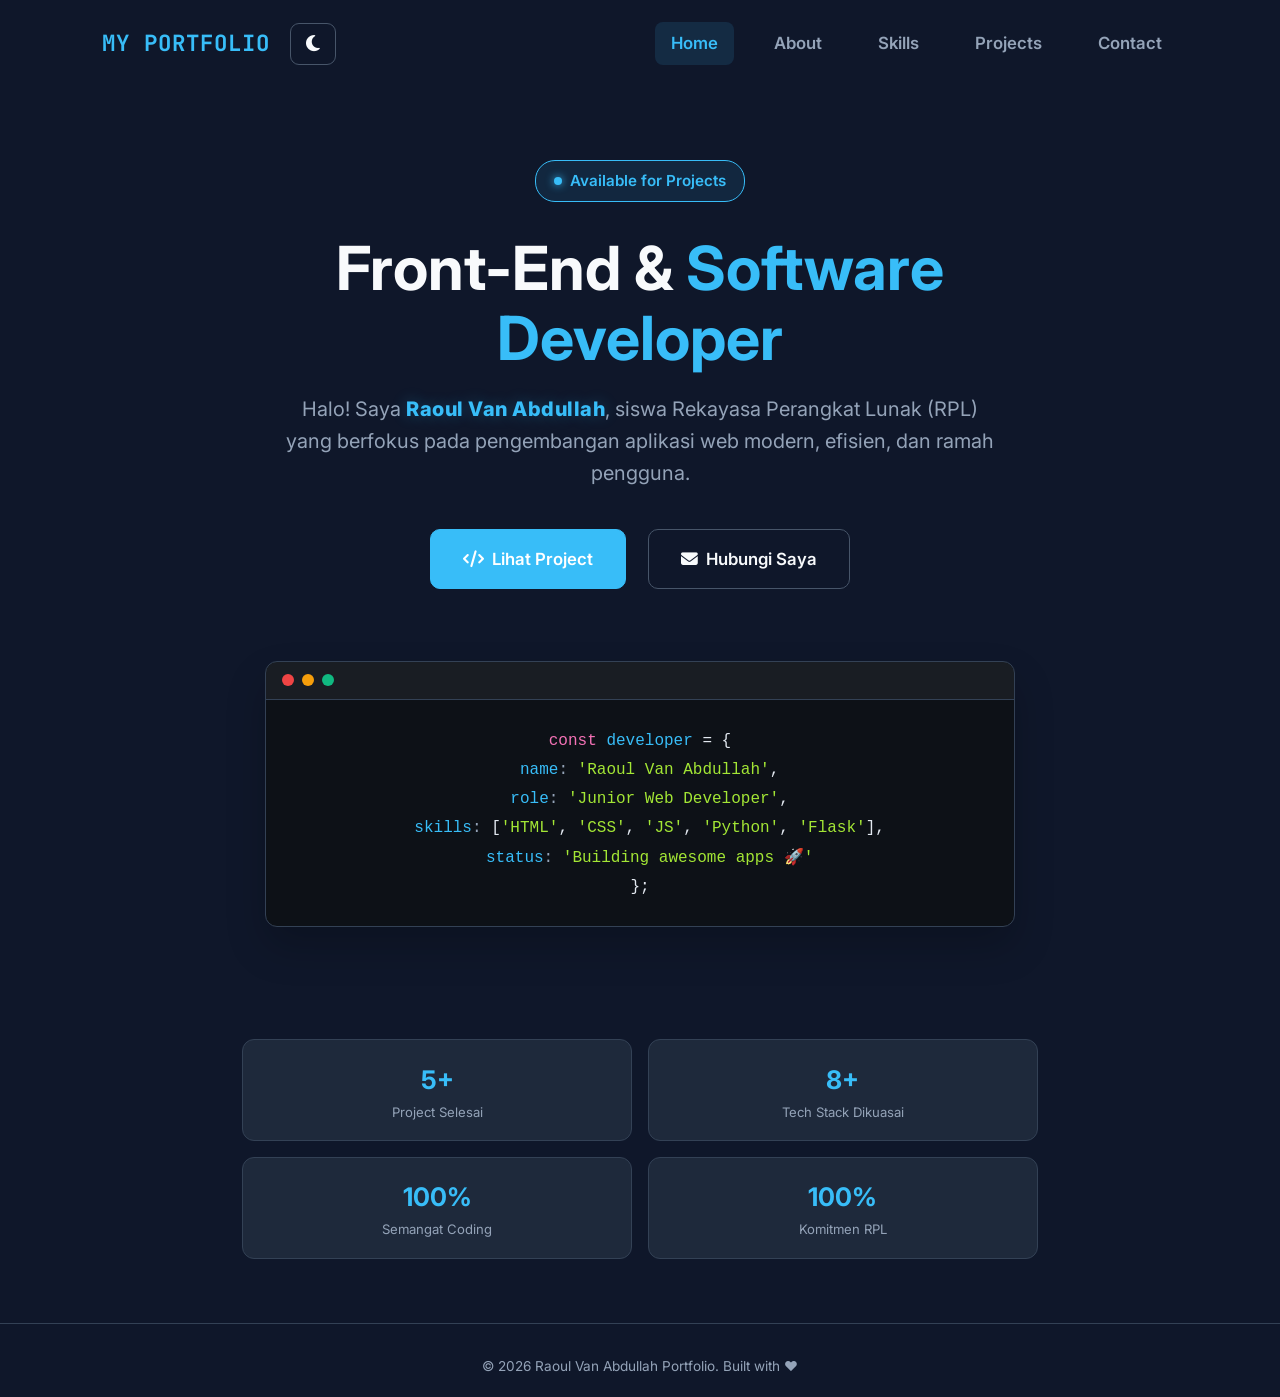
<file: index.html>
<!DOCTYPE html>
<html lang="id">
<head>
  <meta charset="UTF-8">
  <meta name="viewport" content="width=device-width, initial-scale=1.0">
  <title>Portofolio Developer</title>
  
  <link rel="stylesheet" href="style.css">
  <link href="https://fonts.googleapis.com/css2?family=Inter:wght@400;500;600;700&family=JetBrains+Mono:wght@400;500&display=swap" rel="stylesheet">
  <link rel="stylesheet" href="https://cdnjs.cloudflare.com/ajax/libs/font-awesome/6.4.0/css/all.min.css">

  <!-- SCRIPT UPGRADE: MENCEGAH FLASH TEMA & FLICKER DESKTOP -->
  <script>
    (function() {
      // 1. Kunci Tema Langsung Pas Loading
      if (localStorage.getItem('portfolio-theme') === 'light') {
        document.documentElement.classList.add('light-theme');
      }
      // 2. Kunci Layar Laptop Pas Loading (Biar Gak Flicker UI HP)
      if (window.innerWidth >= 992) {
        document.documentElement.classList.add('is-desktop');
      }
    })();
  </script>
</head>
<body class="preload dark-theme">

  <!-- Navbar Fixed -->
  <!-- STRUKTUR NAVBAR HTML YANG BENAR -->
<!-- STRUKTUR NAVBAR UTAMA (STANDAR & AMAN SE-DUNIA) -->
<nav class="navbar">
  <div class="logo">MY PORTFOLIO</div>

  <div class="nav-right">
    <button id="theme-toggle" class="theme-btn" aria-label="Toggle Theme">
      <i class="fa-solid fa-moon"></i>
    </button>
    <button id="menu-toggle" class="menu-btn" aria-label="Toggle Menu">
      <i class="fa-solid fa-bars"></i>
    </button>
  </div>

  <ul id="nav-links" class="nav-links">
    <li><a href="index.html" class="active">Home</a></li>
    <li><a href="about.html">About</a></li>
    <li><a href="skills.html">Skills</a></li>
    <li><a href="projects.html">Projects</a></li>
    <li><a href="contact.html">Contact</a></li>
  </ul>
</nav>

  <!-- Hero Section -->
  <section class="hero">
    <div class="status-badge">
      <span class="pulse-dot"></span> Available for Projects
    </div>

        <h1>Front-End & <span class="highlight">Software Developer</span></h1>
    <p class="subtitle">Halo! Saya <span class="highlight bold-name">Raoul Van Abdullah</span>, siswa Rekayasa Perangkat Lunak (RPL) yang berfokus pada pengembangan aplikasi web modern, efisien, dan ramah pengguna.</p>
    
    <div class="hero-buttons">
      <a href="projects.html" class="btn primary"><i class="fa-solid fa-code"></i> Lihat Project</a>
      <a href="contact.html" class="btn secondary"><i class="fa-solid fa-envelope"></i> Hubungi Saya</a>
    </div>

    <div class="code-window">
      <div class="window-header">
        <span class="dot red"></span>
        <span class="dot yellow"></span>
        <span class="dot green"></span>
      </div>
      <div class="code-body">
        <code>
          <span class="keyword">const</span> <span class="property">developer</span> = {<br>
          &nbsp;&nbsp;<span class="property">name</span><span class="punctuation">:</span> <span class="string">'Raoul Van Abdullah'</span>,<br>
          &nbsp;&nbsp;<span class="property">role</span><span class="punctuation">:</span> <span class="string">'Junior Web Developer'</span>,<br>
          &nbsp;&nbsp;<span class="property">skills</span><span class="punctuation">:</span> [<span class="string">'HTML'</span>, <span class="string">'CSS'</span>, <span class="string">'JS'</span>, <span class="string">'Python'</span>, <span class="string">'Flask'</span>],<br>
          &nbsp;&nbsp;<span class="property">status</span><span class="punctuation">:</span> <span class="string">'Building awesome apps 🚀'</span><br>
          };
        </code>
      </div>
    </div>
  </section>

  <!-- Stats -->
  <div class="stats-container">
  <div class="stat-box">
    <h3>5+</h3>
    <p>Project Selesai</p>
  </div>
  
  <div class="stat-box">
    <h3>8+</h3>
    <p>Tech Stack Dikuasai</p>
  </div>
  
  <div class="stat-box">
    <h3>100%</h3>
    <p>Semangat Coding</p>
  </div>

  <!-- CARD KE-4 BIAR PAS 4 BIJI (POLA 2-2 DI HP) -->
  <div class="stat-box">
    <h3>100%</h3>
    <p>Komitmen RPL</p>
  </div>
</div>

  <footer class="footer">
    <p>&copy; 2026 Raoul Van Abdullah Portfolio. Built with ❤️</p>
  </footer>

  <script src="script.js"></script>
</body>
</html>
</file>
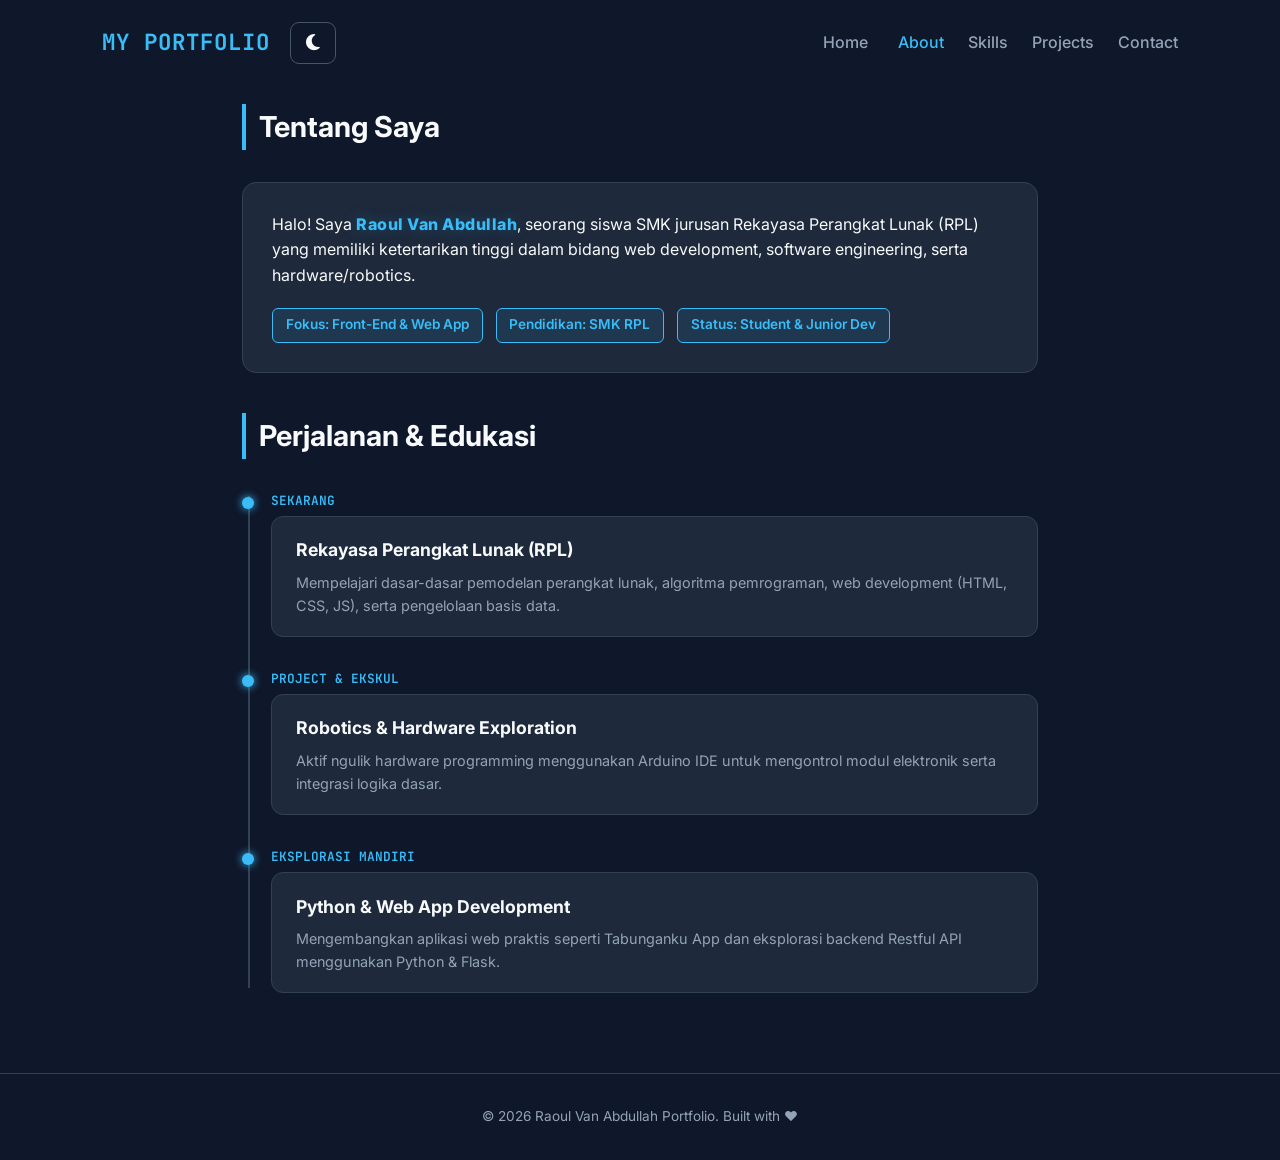
<file: about.html>
<!DOCTYPE html>
<html lang="id">
<head>
  <meta charset="UTF-8">
  <meta name="viewport" content="width=device-width, initial-scale=1.0">
  <title>Portofolio Developer</title>
  
  <link rel="stylesheet" href="style.css">
  <link href="https://fonts.googleapis.com/css2?family=Inter:wght@400;500;600;700&family=JetBrains+Mono:wght@400;500&display=swap" rel="stylesheet">
  <link rel="stylesheet" href="https://cdnjs.cloudflare.com/ajax/libs/font-awesome/6.4.0/css/all.min.css">

  <!-- SCRIPT UPGRADE: MENCEGAH FLASH TEMA & FLICKER DESKTOP -->
  <script>
    (function() {
      // 1. Kunci Tema Langsung Pas Loading
      if (localStorage.getItem('portfolio-theme') === 'light') {
        document.documentElement.classList.add('light-theme');
      }
      // 2. Kunci Layar Laptop Pas Loading (Biar Gak Flicker UI HP)
      if (window.innerWidth >= 992) {
        document.documentElement.classList.add('is-desktop');
      }
    })();
  </script>
</head>
<body class="preload dark-theme">

  <!-- Navbar -->
  <nav class="navbar">
    <div class="logo">MY PORTFOLIO</div>
    <div class="nav-right">
      <button id="theme-toggle" class="theme-btn" aria-label="Toggle Theme"><i class="fa-solid fa-moon"></i></button>
      <button id="menu-toggle" class="menu-btn" aria-label="Toggle Menu"><i class="fa-solid fa-bars"></i></button>
    </div>
    <ul id="nav-links" class="nav-links">
  <li><a href="index.html">Home</a></li>
  <li><a href="about.html" class="active">About</a></li>
  <li><a href="skills.html">Skills</a></li>
  <li><a href="projects.html">Projects</a></li>
  <li><a href="contact.html">Contact</a></li>
</ul>
  </nav>

<main class="container">
  <h2 class="section-title">Tentang Saya</h2>

    <div class="about-bio-card">
    <p>Halo! Saya <span class="highlight bold-name">Raoul Van Abdullah</span>, seorang siswa SMK jurusan Rekayasa Perangkat Lunak (RPL) yang memiliki ketertarikan tinggi dalam bidang web development, software engineering, serta hardware/robotics.</p>
    <div class="about-highlights">
      <span class="highlight-tag">Fokus: Front-End & Web App</span>
      <span class="highlight-tag">Pendidikan: SMK RPL</span>
      <span class="highlight-tag">Status: Student & Junior Dev</span>
    </div>
  </div>

  <h2 class="section-title">Perjalanan & Edukasi</h2>
  <div class="timeline">
    <div class="timeline-item">
      <div class="timeline-date">Sekarang</div>
      <div class="timeline-card">
        <h4>Rekayasa Perangkat Lunak (RPL)</h4>
        <p>Mempelajari dasar-dasar pemodelan perangkat lunak, algoritma pemrograman, web development (HTML, CSS, JS), serta pengelolaan basis data.</p>
      </div>
    </div>

    <div class="timeline-item">
      <div class="timeline-date">Project & Ekskul</div>
      <div class="timeline-card">
        <h4>Robotics & Hardware Exploration</h4>
        <p>Aktif ngulik hardware programming menggunakan Arduino IDE untuk mengontrol modul elektronik serta integrasi logika dasar.</p>
      </div>
    </div>

    <div class="timeline-item">
      <div class="timeline-date">Eksplorasi Mandiri</div>
      <div class="timeline-card">
        <h4>Python & Web App Development</h4>
        <p>Mengembangkan aplikasi web praktis seperti Tabunganku App dan eksplorasi backend Restful API menggunakan Python & Flask.</p>
      </div>
    </div>
  </div>
</main>

  <footer class="footer">
    <p>&copy; 2026 Raoul Van Abdullah Portfolio. Built with ❤️</p>
  </footer>

  <script src="script.js"></script>
</body>
</html>
</file>
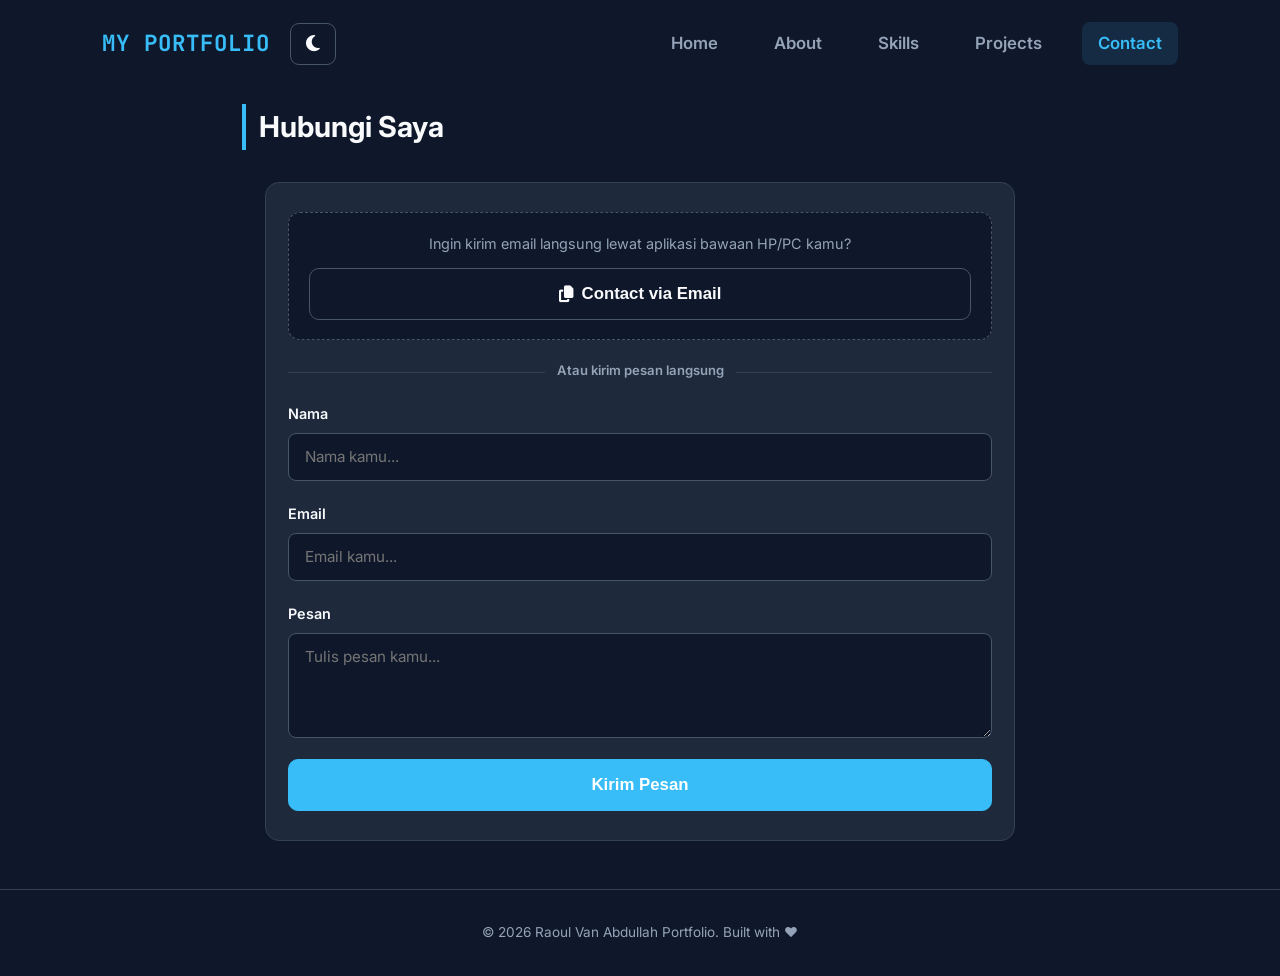
<file: contact.html>
<!DOCTYPE html>
<html lang="id">
<head>
  <meta charset="UTF-8">
  <meta name="viewport" content="width=device-width, initial-scale=1.0">
  <title>Portofolio Developer</title>
  
  <link rel="stylesheet" href="style.css">
  <link href="https://fonts.googleapis.com/css2?family=Inter:wght@400;500;600;700&family=JetBrains+Mono:wght@400;500&display=swap" rel="stylesheet">
  <link rel="stylesheet" href="https://cdnjs.cloudflare.com/ajax/libs/font-awesome/6.4.0/css/all.min.css">

  <!-- SCRIPT UPGRADE: MENCEGAH FLASH TEMA & FLICKER DESKTOP -->
  <script>
    (function() {
      // 1. Kunci Tema Langsung Pas Loading
      if (localStorage.getItem('portfolio-theme') === 'light') {
        document.documentElement.classList.add('light-theme');
      }
      // 2. Kunci Layar Laptop Pas Loading (Biar Gak Flicker UI HP)
      if (window.innerWidth >= 992) {
        document.documentElement.classList.add('is-desktop');
      }
    })();
  </script>
</head>
<body class="preload dark-theme">

  <!-- Navbar Fixed / Sticky -->
<!-- STRUKTUR NAVBAR HTML YANG BENAR -->
<!-- STRUKTUR NAVBAR UTAMA (STANDAR & AMAN SE-DUNIA) -->
<nav class="navbar">
  <div class="logo">MY PORTFOLIO</div>

  <div class="nav-right">
    <button id="theme-toggle" class="theme-btn" aria-label="Toggle Theme">
      <i class="fa-solid fa-moon"></i>
    </button>
    <button id="menu-toggle" class="menu-btn" aria-label="Toggle Menu">
      <i class="fa-solid fa-bars"></i>
    </button>
  </div>

  <ul id="nav-links" class="nav-links">
    <li><a href="index.html">Home</a></li>
    <li><a href="about.html">About</a></li>
    <li><a href="skills.html">Skills</a></li>
    <li><a href="projects.html">Projects</a></li>
    <li><a href="contact.html" class="active">Contact</a></li>
  </ul>
</nav>

  <!-- Container Utama -->
  <main class="container">
    <h2 class="section-title">Hubungi Saya</h2>
    
    <div class="contact-wrapper">
      
      <!-- OPSI SALIN EMAIL LANGSUNG -->
      <div class="direct-contact-box">
        <p>Ingin kirim email langsung lewat aplikasi bawaan HP/PC kamu?</p>
        <button type="button" class="btn secondary btn-copy-email" onclick="copyEmailToClipboard('abdullahraoulvan@gmail.com')">
          <i class="fa-solid fa-copy"></i> Contact via Email
        </button>
      </div>

      <div class="divider"><span>Atau kirim pesan langsung</span></div>

      <!-- FORMULIR PESAN (Punya id="contact-form" & id="submit-btn") -->
      <form class="contact-form" id="contact-form">
        <!-- MASUKKAN ACCESS KEY WEB3FORMS KAMU DI SINI -->
        <input type="hidden" name="access_key" value="a2abd8b5-61cc-4c81-ae99-c959624ddd13">
        <input type="hidden" name="subject" value="Pesan Baru dari Web Portofolio">

        <div class="form-group">
          <label for="name">Nama</label>
          <input type="text" id="name" name="name" placeholder="Nama kamu..." required>
        </div>

        <div class="form-group">
          <label for="email">Email</label>
          <input type="email" id="email" name="email" placeholder="Email kamu..." required>
        </div>

        <div class="form-group">
          <label for="message">Pesan</label>
          <textarea id="message" name="message" rows="4" placeholder="Tulis pesan kamu..." required></textarea>
        </div>

        <button type="submit" class="btn primary btn-full" id="submit-btn">Kirim Pesan</button>
      </form>

    </div>
  </main>

  <footer class="footer">
    <p>&copy; 2026 Raoul Van Abdullah Portfolio. Built with ❤️</p>
  </footer>
  <script src="script.js"></script>

 <!-- TOAST NOTIFICATION CONTAINER -->
  <div id="custom-modal" class="modal-overlay">
  <div class="modal-card">
    <div class="modal-icon">
      <i class="fa-solid fa-circle-check"></i>
    </div>
    <h3 id="modal-title">Berhasil!</h3>
    <p id="modal-desc">Pesan kamu berhasil terkirim 🚀</p>
    <button type="button" class="btn primary btn-full" onclick="closeModal()">Tutup</button>
  </div>
  </div>

</body>
</html>
</file>
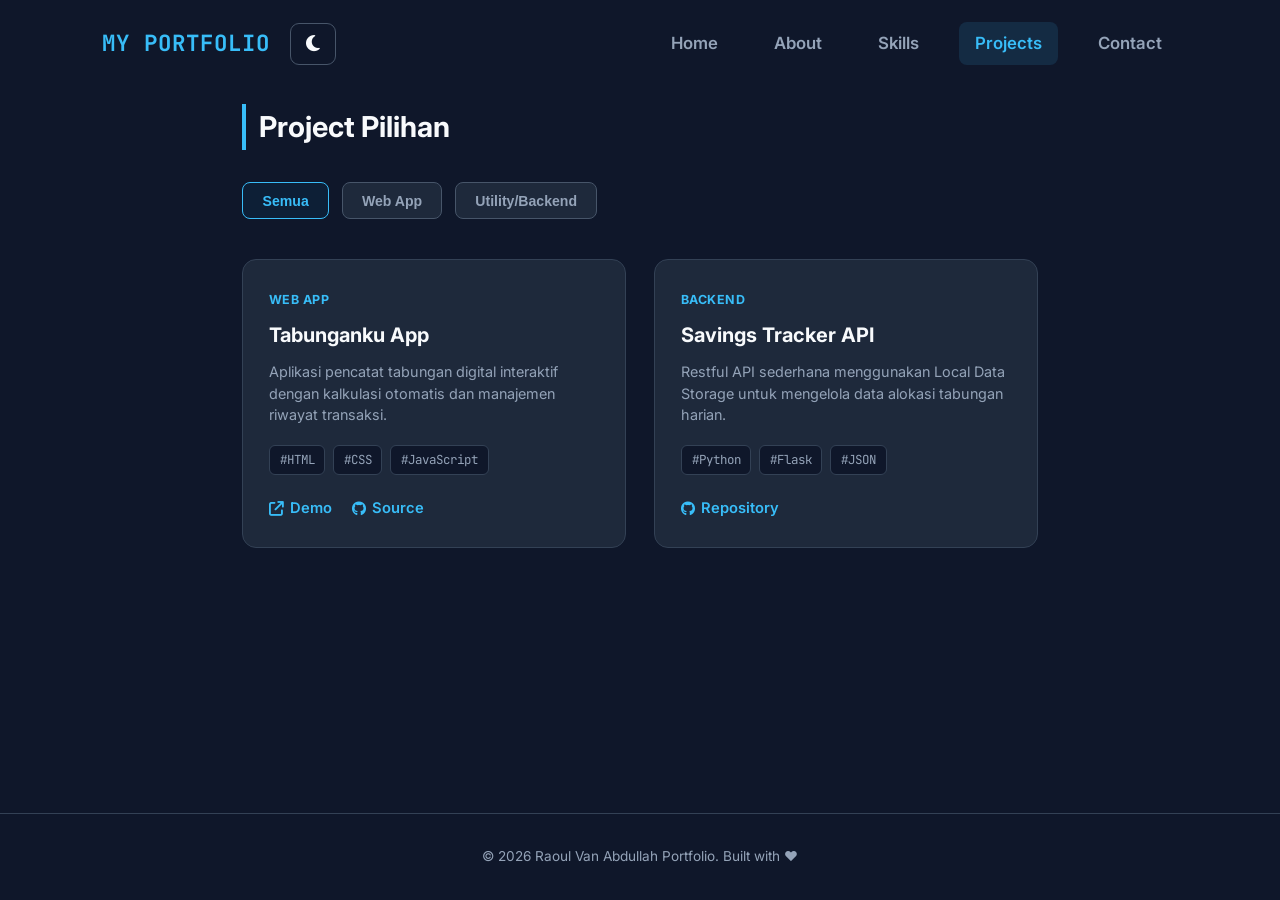
<file: projects.html>
<!DOCTYPE html>
<html lang="id">
<head>
  <meta charset="UTF-8">
  <meta name="viewport" content="width=device-width, initial-scale=1.0">
  <title>Portofolio Developer</title>
  
  <link rel="stylesheet" href="style.css">
  <link href="https://fonts.googleapis.com/css2?family=Inter:wght@400;500;600;700&family=JetBrains+Mono:wght@400;500&display=swap" rel="stylesheet">
  <link rel="stylesheet" href="https://cdnjs.cloudflare.com/ajax/libs/font-awesome/6.4.0/css/all.min.css">

  <!-- SCRIPT UPGRADE: MENCEGAH FLASH TEMA & FLICKER DESKTOP -->
  <script>
    (function() {
      // 1. Kunci Tema Langsung Pas Loading
      if (localStorage.getItem('portfolio-theme') === 'light') {
        document.documentElement.classList.add('light-theme');
      }
      // 2. Kunci Layar Laptop Pas Loading (Biar Gak Flicker UI HP)
      if (window.innerWidth >= 992) {
        document.documentElement.classList.add('is-desktop');
      }
    })();
  </script>
</head>
<body class="preload dark-theme">

  <!-- Navbar dengan struktur nav-right baru -->
<!-- STRUKTUR NAVBAR HTML YANG BENAR -->
<!-- STRUKTUR NAVBAR UTAMA (STANDAR & AMAN SE-DUNIA) -->
<nav class="navbar">
  <div class="logo">MY PORTFOLIO</div>

  <div class="nav-right">
    <button id="theme-toggle" class="theme-btn" aria-label="Toggle Theme">
      <i class="fa-solid fa-moon"></i>
    </button>
    <button id="menu-toggle" class="menu-btn" aria-label="Toggle Menu">
      <i class="fa-solid fa-bars"></i>
    </button>
  </div>

  <ul id="nav-links" class="nav-links">
    <li><a href="index.html">Home</a></li>
    <li><a href="about.html">About</a></li>
    <li><a href="skills.html">Skills</a></li>
    <li><a href="projects.html" class="active">Projects</a></li>
    <li><a href="contact.html">Contact</a></li>
  </ul>
</nav>

<main class="container">
  <h2 class="section-title">Project Pilihan</h2>

  <!-- FILTER BUTTONS -->
  <div class="project-filters">
    <button class="filter-btn active" data-filter="all">Semua</button>
    <button class="filter-btn" data-filter="webapp">Web App</button>
    <button class="filter-btn" data-filter="backend">Utility/Backend</button>
  </div>

  <!-- PROJECT GRID -->
  <div class="project-grid">
    <!-- Card 1: Web App -->
    <div class="project-card" data-category="webapp">
      <div>
        <span class="project-tag">Web App</span>
        <h3>Tabunganku App</h3>
        <p>Aplikasi pencatat tabungan digital interaktif dengan kalkulasi otomatis dan manajemen riwayat transaksi.</p>
        <div class="tech-stack">
          <span>#HTML</span><span>#CSS</span><span>#JavaScript</span>
        </div>
      </div>
      <div class="project-links">
        <a href="https://tabunganku-id.netlify.app/"><i class="fa-solid fa-arrow-up-right-from-square"></i> Demo</a>
        <a href="https://github.com/abdulzz261/Savings_Tracker"><i class="fa-brands fa-github"></i> Source</a>
      </div>
    </div>

    <!-- Card 2: Backend -->
    <div class="project-card" data-category="backend">
      <div>
        <span class="project-tag">Backend</span>
        <h3>Savings Tracker API</h3>
        <p>Restful API sederhana menggunakan Local Data Storage untuk mengelola data alokasi tabungan harian.</p>
        <div class="tech-stack">
          <span>#Python</span><span>#Flask</span><span>#JSON</span>
        </div>
      </div>
      <div class="project-links">
        <a href="https://github.com/abdulzz261/Savings_Tracker"><i class="fa-brands fa-github"></i> Repository</a>
      </div>
    </div>
  </div>
</main>

  <footer class="footer">
    <p>&copy; 2026 Raoul Van Abdullah Portfolio. Built with ❤️</p>
  </footer>

  <script src="script.js"></script>
</body>
</html>
</file>
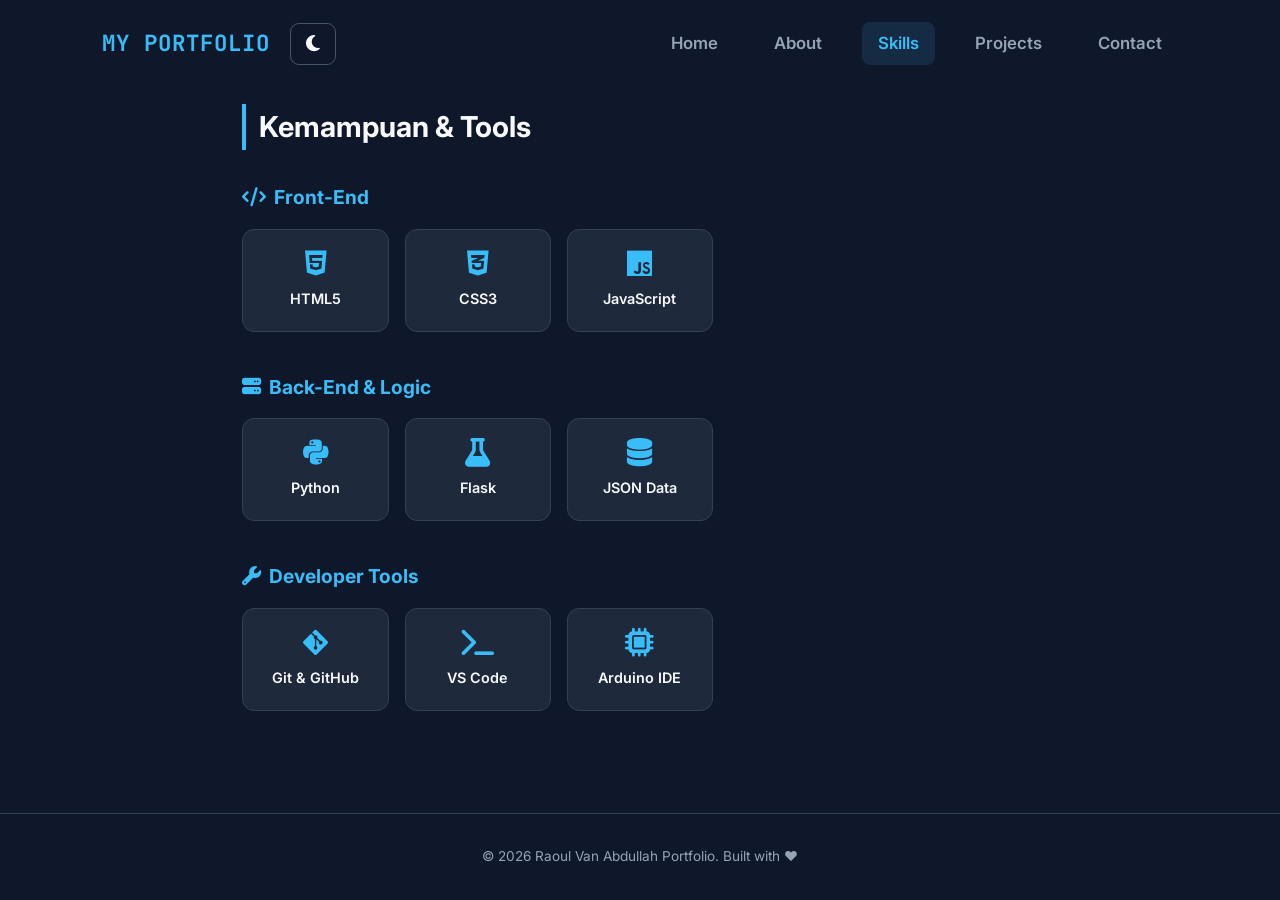
<file: skills.html>
<!DOCTYPE html>
<html lang="id">
<head>
  <meta charset="UTF-8">
  <meta name="viewport" content="width=device-width, initial-scale=1.0">
  <title>Portofolio Developer</title>
  
  <link rel="stylesheet" href="style.css">
  <link href="https://fonts.googleapis.com/css2?family=Inter:wght@400;500;600;700&family=JetBrains+Mono:wght@400;500&display=swap" rel="stylesheet">
  <link rel="stylesheet" href="https://cdnjs.cloudflare.com/ajax/libs/font-awesome/6.4.0/css/all.min.css">

  <!-- SCRIPT UPGRADE: MENCEGAH FLASH TEMA & FLICKER DESKTOP -->
  <script>
    (function() {
      // 1. Kunci Tema Langsung Pas Loading
      if (localStorage.getItem('portfolio-theme') === 'light') {
        document.documentElement.classList.add('light-theme');
      }
      // 2. Kunci Layar Laptop Pas Loading (Biar Gak Flicker UI HP)
      if (window.innerWidth >= 992) {
        document.documentElement.classList.add('is-desktop');
      }
    })();
  </script>
</head>
<body class="preload dark-theme">

  <!-- STRUKTUR NAVBAR HTML YANG BENAR -->
<!-- STRUKTUR NAVBAR UTAMA (STANDAR & AMAN SE-DUNIA) -->
<nav class="navbar">
  <div class="logo">MY PORTFOLIO</div>

  <div class="nav-right">
    <button id="theme-toggle" class="theme-btn" aria-label="Toggle Theme">
      <i class="fa-solid fa-moon"></i>
    </button>
    <button id="menu-toggle" class="menu-btn" aria-label="Toggle Menu">
      <i class="fa-solid fa-bars"></i>
    </button>
  </div>

  <ul id="nav-links" class="nav-links">
    <li><a href="index.html">Home</a></li>
    <li><a href="about.html">About</a></li>
    <li><a href="skills.html" class="active">Skills</a></li>
    <li><a href="projects.html">Projects</a></li>
    <li><a href="contact.html">Contact</a></li>
  </ul>
</nav>

<main class="container">
  <h2 class="section-title">Kemampuan & Tools</h2>

  <div class="skills-section">
    <h3><i class="fa-solid fa-code"></i> Front-End</h3>
    <div class="skills-grid">
      <div class="skill-card"><i class="fa-brands fa-html5"></i><span>HTML5</span></div>
      <div class="skill-card"><i class="fa-brands fa-css3-alt"></i><span>CSS3</span></div>
      <div class="skill-card"><i class="fa-brands fa-js"></i><span>JavaScript</span></div>
    </div>
  </div>

  <div class="skills-section">
    <h3><i class="fa-solid fa-server"></i> Back-End & Logic</h3>
    <div class="skills-grid">
      <div class="skill-card"><i class="fa-brands fa-python"></i><span>Python</span></div>
      <div class="skill-card"><i class="fa-solid fa-flask"></i><span>Flask</span></div>
      <div class="skill-card"><i class="fa-solid fa-database"></i><span>JSON Data</span></div>
    </div>
  </div>

  <div class="skills-section">
    <h3><i class="fa-solid fa-wrench"></i> Developer Tools</h3>
    <div class="skills-grid">
      <div class="skill-card"><i class="fa-brands fa-git-alt"></i><span>Git & GitHub</span></div>
      <div class="skill-card"><i class="fa-solid fa-terminal"></i><span>VS Code</span></div>
      <div class="skill-card"><i class="fa-solid fa-microchip"></i><span>Arduino IDE</span></div>
    </div>
  </div>
</main>

  <footer class="footer">
    <p>&copy; 2026 Raoul Van Abdullah Portfolio. Built with ❤️</p>
  </footer>

  <script src="script.js"></script>
</body>
</html>
</file>
<file: style.css>
:root {
  --bg-color: #0f172a;
  --bg-color-rgb: 15, 23, 42;
  --card-bg: #1e293b;
  --text-main: #f8fafc;
  --text-muted: #94a3b8;
  --accent: #38bdf8;
  --accent-hover: #0284c7;
  --border-color: #334155;
  --border-strong: #475569;
  --code-bg: #0d1117;
  --font-main: 'Inter', sans-serif;
  --font-code: 'JetBrains Mono', monospace;
}

html.is-desktop .menu-btn { 
  display: none !important; 
}

html.is-desktop .nav-links { 
  position: static !important; 
  display: flex !important; 
  opacity: 1 !important;
  visibility: visible !important;
}

body.light-theme {
  --bg-color: #f1f5f9;
  --bg-color-rgb: 241, 245, 249;
  --card-bg: #ffffff;
  --text-main: #0f172a;
  --text-muted: #475569;
  --accent: #0284c7;
  --accent-hover: #0369a1;
  --border-color: #cbd5e1;
  --border-strong: #94a3b8;
  --code-bg: #1e293b;
}

* {
  margin: 0;
  padding: 0;
  box-sizing: border-box;
}

.preload * {
  transition: none !important;
}

/* ==========================================================================
   SMOOTH PAGE TRANSITION (ANTIPATAH & TETAP ADA MOTION)
   ========================================================================== */

@keyframes smoothPageIn {
  0% {
    opacity: 0;
    transform: translateY(10px); /* Efek meluncur halus dari bawah */
  }
  100% {
    opacity: 1;
    transform: translateY(0);
  }
}

/* ==========================================================================
   LAYOUT AUTO-FIT 100VH & BASE STYLES
   ========================================================================== */
html {
  height: 100%;
  max-width: 100vw;
  overflow-x: hidden;
}

body {
  background-color: var(--bg-color);
  color: var(--text-main);
  font-family: var(--font-main);
  min-height: 100vh;
  min-height: 100dvh;
  display: flex;
  flex-direction: column;
  line-height: 1.6;
  max-width: 100vw;
  overflow-x: hidden;
  transition: background-color 0.25s ease, color 0.25s ease;
}

@keyframes fadeInPage {
  from { opacity: 0; transform: translateY(4px); }
  to { opacity: 1; transform: translateY(0); }
}

.container {
  padding: 6.5rem 8% 3rem 8%;
  max-width: 1000px;
  margin: 0 auto;
  width: 100%;
  flex: 1 0 auto;
  animation: fadeInPage 0.4s ease-in-out forwards;
  z-index: 1;
  will-change: opacity, transform;
  animation: smoothPageIn 0.35s cubic-bezier(0.16, 1, 0.3, 1) forwards;
}

.hero {
  display: flex;
  flex-direction: column;
  justify-content: center;
  padding: 6.5rem 8% 3rem 8%;
  flex: 1 0 auto;
  width: 100%;
  max-width: 1000px;
  margin: 0 auto;
  animation: fadeInPage 0.4s ease-in-out forwards;
  z-index: 1;
  will-change: opacity, transform;
  animation: smoothPageIn 0.35s cubic-bezier(0.16, 1, 0.3, 1) forwards;
}

/* ==========================================================================
   NAVBAR PROGRESSIVE BLUR (MOBILE & BASE)
   ========================================================================== */
.navbar {
  position: fixed !important;
  top: 0; left: 0; right: 0;
  width: 100%;
  display: flex;
  justify-content: space-between;
  align-items: center;
  padding: 1rem 8%;
  background: transparent !important;
  border-bottom: none !important;
  z-index: 99999 !important;
  transition: padding 0.3s ease, background-color 0.25s ease !important;
  z-index: 100;
}

.navbar::before {
  content: '';
  position: absolute;
  top: 0; left: 0; right: 0; bottom: 0;
  z-index: -1;
  pointer-events: none;
  opacity: 0;
  transition: opacity 0.2s ease;

  background: linear-gradient(
    to bottom,
    rgba(15, 23, 42, 0.95) 0%,
    rgba(15, 23, 42, 0.6) 55%,
    rgba(15, 23, 42, 0) 100%
  );

  backdrop-filter: blur(16px);
  -webkit-backdrop-filter: blur(16px);
  -webkit-mask-image: linear-gradient(to bottom, black 0%, black 60%, transparent 100%);
  mask-image: linear-gradient(to bottom, black 0%, black 60%, transparent 100%);
}

.navbar.scrolled {
  padding: 0.75rem 8%;
}

.navbar.scrolled::before {
  opacity: 1;
}

body.light-theme .navbar::before {
  background: linear-gradient(
    to bottom,
    rgba(241, 245, 249, 0.95) 0%,
    rgba(241, 245, 249, 0.6) 55%,
    rgba(241, 245, 249, 0) 100%
  );
  backdrop-filter: blur(14px);
  -webkit-backdrop-filter: blur(14px);
}

.logo {
  font-family: var(--font-code);
  font-weight: 700;
  font-size: 1.1rem;
  color: var(--accent);
  letter-spacing: 1px;
}

.nav-right {
  display: flex;
  align-items: center;
  gap: 0.8rem;
  position: relative;
  z-index: 999;
}

.theme-btn, 
.menu-btn {
  background: transparent;
  border: 1.5px solid #475569 !important;
  color: var(--text-main);
  padding: 0.5rem 0.8rem;
  border-radius: 8px;
  cursor: pointer !important;
  font-size: 1.1rem;
  transition: border-color 0.25s ease, color 0.25s ease, background-color 0.25s ease, transform 0.15s ease;
  user-select: none;
  -webkit-tap-highlight-color: transparent !important;
  outline: none !important;
}

.theme-btn i, .menu-btn i {
  pointer-events: none;
  color: var(--text-main);
  transition: color 0.25s ease, transform 0.25s ease;
}

.theme-btn:hover, .menu-btn:hover,
.theme-btn:active, .menu-btn:active {
  border-color: var(--accent) !important;
  color: var(--accent) !important;
  background: rgba(56, 189, 248, 0.08);
}

.nav-links {
  display: flex;
  position: absolute;
  top: 100%;
  left: 0;
  width: 100%;
  list-style: none;
  flex-direction: column;
  padding: 0 8%;
  max-height: 0;
  overflow: hidden;
  opacity: 0;
  visibility: hidden;
  transition: max-height 0.35s cubic-bezier(0.4, 0, 0.2, 1), 
              opacity 0.25s ease, 
              padding 0.3s ease, 
              visibility 0.3s ease;
  
  background: #0f172a !important; 
  backdrop-filter: blur(16px) saturate(180%) !important;
  -webkit-backdrop-filter: blur(16px) saturate(200%) !important;
  border-bottom: 1.5px solid rgba(51, 65, 85, 0.4);
  box-shadow: 0 16px 32px rgba(0, 0, 0, 0.3);
  z-index: 99 !important;
}

.nav-links.show {
  max-height: 320px;
  opacity: 1;
  visibility: visible;
  padding: 1.2rem 8%;
}

body.light-theme .nav-links {
  background: #f1f5f9 !important;
  backdrop-filter: blur(14px) saturate(160%) !important;
  -webkit-backdrop-filter: blur(14px) saturate(200%) !important;
  border-bottom: 1.5px solid rgba(203, 213, 225, 0.6);
  box-shadow: 0 16px 32px rgba(15, 23, 42, 0.08);
}

.nav-links li {
  margin: 0.6rem 0;
  transform: translateY(-8px);
  opacity: 0;
  transition: transform 0.3s ease, opacity 0.3s ease;
}

.nav-links.show li {
  transform: translateY(0);
  opacity: 1;
}

.nav-links a {
  text-decoration: none;
  color: var(--text-muted);
  font-weight: 500;
  padding: 0.4rem 0;
  display: block;
  transition: color 0.25s ease, padding-left 0.25s ease;
}

.nav-links a:hover, .nav-links a.active {
  color: var(--accent);
  padding-left: 6px;
}

/* ==========================================================================
   FIX TOTAL: INSTANT SOLID NAVBAR (ZERO DELAY FADE)
   ========================================================================== */

/* Navbar langsung solid seketika class menu-open aktif */
.navbar.menu-open {
  background-color: #0f172a !important; 
  transition: none !important; 
}

body.light-theme .navbar.menu-open {
  background-color: #f1f5f9 !important; 
  transition: none !important; 
}

/* Sembunyikan efek blur ::before instan tanpa delay */
.navbar.menu-open::before {
  opacity: 0 !important;
  transition: none !important; 
  display: none !important; 
}

/* ==========================================================================
   COMPONENTS (HERO, CODE WINDOW, STATS GRID)
   ========================================================================== */
.status-badge {
  display: inline-flex;
  align-items: center;
  gap: 0.5rem;
  padding: 0.4rem 0.8rem;
  background: rgba(56, 189, 248, 0.1);
  border: 1.5px solid var(--accent);
  color: var(--accent);
  border-radius: 20px;
  font-size: 0.85rem;
  font-weight: 600;
  margin-bottom: 1.5rem;
  width: fit-content;
}

.pulse-dot {
  width: 8px;
  height: 8px;
  background-color: var(--accent);
  border-radius: 50%;
  box-shadow: 0 0 8px var(--accent);
}

.hero h1 {
  font-size: clamp(2rem, 5vw, 3.5rem);
  line-height: 1.2;
  margin-bottom: 1rem;
  font-weight: 700;
}

.highlight { color: var(--accent); }

/* Styling Khusus Nama Biar Bold & Berkelas */
.bold-name {
  font-weight: 800 !important;
  letter-spacing: 0.5px;
  /* Efek Glow Tipis Pas Mode Gelap */
  text-shadow: 0 0 15px rgba(56, 189, 248, 0.3);
}

body.light-theme .bold-name {
  text-shadow: none;
}

.subtitle {
  color: var(--text-muted);
  font-size: 1.05rem;
  max-width: 600px;
  margin-bottom: 2rem;
}

.hero-buttons {
  display: flex;
  gap: 1rem;
  margin-bottom: 2.5rem;
  flex-wrap: wrap;
}

.btn {
  display: inline-flex;
  align-items: center;
  justify-content: center;
  gap: 0.5rem;
  padding: 0.8rem 1.5rem;
  border-radius: 8px;
  font-weight: 600;
  text-decoration: none;
  cursor: pointer;
  transition: all 0.2s ease;
  border: 1.5px solid transparent;
  font-size: 0.95rem;
}

.btn.primary {
  background-color: var(--accent) !important;
  color: #ffffff !important;
  border: 1.5px solid var(--accent) !important;
}

.btn.primary:hover {
  background-color: var(--accent-hover) !important;
  border-color: var(--accent-hover) !important;
  color: #ffffff !important;
}

.btn.secondary {
  background-color: transparent;
  border: 1.5px solid var(--border-strong);
  color: var(--text-main);
}

body.light-theme .btn.secondary {
  border-color: #cbd5e1;
  background: #ffffff;
}

.btn.secondary:hover {
  border-color: var(--accent) !important;
  color: var(--accent) !important;
}

.btn-full { width: 100%; }

.section-title {
  font-size: 1.8rem;
  margin-bottom: 2rem;
  border-left: 4px solid var(--accent);
  padding-left: 0.8rem;
  font-weight: 700;
}

.code-window {
  background-color: var(--code-bg);
  border: 1.5px solid var(--border-color);
  border-radius: 12px;
  overflow: hidden;
  max-width: 650px;
  box-shadow: 0 20px 40px rgba(0,0,0,0.2);
  margin-top: 1rem;
}

.window-header {
  background-color: rgba(255, 255, 255, 0.05);
  padding: 0.8rem 1rem;
  display: flex;
  gap: 0.5rem;
  border-bottom: 1.5px solid var(--border-color);
}

.dot { width: 12px; height: 12px; border-radius: 50%; }
.dot.red { background-color: #ef4444; }
.dot.yellow { background-color: #f59e0b; }
.dot.green { background-color: #10b981; }

.code-body {
  padding: 1.2rem;
  font-family: var(--font-code);
  font-size: 0.88rem;
  color: #e2e8f0;
  line-height: 1.7;
}

.keyword { color: #f472b6; }
.property { color: #38bdf8; }
.string { color: #a3e635; }
.punctuation { color: #94a3b8; }

/* STATS CONTAINER */
.stats-container {
  display: grid;
  grid-template-columns: repeat(2, 1fr);
  gap: 1rem;
  padding: 2rem 8%;
  max-width: 1000px;
  margin: 0 auto 2rem auto;
  width: 100%;
  box-sizing: border-box;
}

.stat-box {
  background: var(--card-bg);
  border: 1.5px solid var(--border-color);
  padding: 1.2rem 0.8rem;
  border-radius: 12px;
  text-align: center;
  word-wrap: break-word;
  overflow: hidden;
}

body.light-theme .stat-box {
  border-color: #cbd5e1;
  box-shadow: 0 4px 12px rgba(15, 23, 42, 0.04);
}

.stat-box h3 { font-size: 1.6rem; color: var(--accent); font-weight: 700; margin-bottom: 0.2rem; }
.stat-box p { color: var(--text-muted); font-size: 0.82rem; line-height: 1.3; }

/* ==========================================================================
   ABOUT, TIMELINE, SKILLS, & PROJECTS
   ========================================================================== */
.about-bio-card {
  background: var(--card-bg);
  border: 1.5px solid var(--border-color);
  padding: 1.8rem;
  border-radius: 14px;
  margin-bottom: 2.5rem;
}

body.light-theme .about-bio-card {
  border-color: #cbd5e1;
  box-shadow: 0 4px 12px rgba(15, 23, 42, 0.04);
}

.about-bio-card p {
  color: var(--text-main);
  margin-bottom: 1rem;
  font-size: 1rem;
}

.about-highlights {
  display: flex;
  flex-wrap: wrap;
  gap: 0.8rem;
  margin-top: 1.2rem;
}

.highlight-tag {
  background: rgba(56, 189, 248, 0.1);
  border: 1.5px solid var(--accent);
  color: var(--accent);
  padding: 0.35rem 0.8rem;
  border-radius: 6px;
  font-size: 0.85rem;
  font-weight: 600;
}

.timeline {
  position: relative;
  padding-left: 1.8rem;
  margin-top: 1.5rem;
}

.timeline::before {
  content: '';
  position: absolute;
  left: 6px;
  top: 5px;
  bottom: 5px;
  width: 2px;
  background: var(--border-color);
}

.timeline-item {
  position: relative;
  margin-bottom: 2rem;
}

.timeline-item::before {
  content: '';
  position: absolute;
  left: -1.8rem;
  top: 6px;
  width: 12px;
  height: 12px;
  border-radius: 50%;
  background: var(--accent);
  box-shadow: 0 0 8px var(--accent);
}

.timeline-date {
  font-size: 0.8rem;
  font-family: var(--font-code);
  color: var(--accent);
  margin-bottom: 0.3rem;
  text-transform: uppercase;
  font-weight: 600;
}

.timeline-card {
  background: var(--card-bg);
  border: 1.5px solid var(--border-color);
  padding: 1.2rem 1.5rem;
  border-radius: 12px;
}

body.light-theme .timeline-card {
  border-color: #cbd5e1;
  box-shadow: 0 4px 12px rgba(15, 23, 42, 0.04);
}

.timeline-card h4 {
  font-size: 1.1rem;
  margin-bottom: 0.4rem;
  color: var(--text-main);
  font-weight: 700;
}

.timeline-card p {
  color: var(--text-muted);
  font-size: 0.9rem;
}

.skills-section {
  margin-bottom: 2.5rem;
}

.skills-section h3 {
  font-size: 1.2rem;
  color: var(--accent);
  margin-bottom: 1rem;
  display: flex;
  align-items: center;
  gap: 0.5rem;
  font-weight: 700;
}

.skills-grid {
  display: grid;
  grid-template-columns: repeat(auto-fill, minmax(130px, 1fr));
  gap: 1rem;
}

.skill-card {
  background: var(--card-bg);
  border: 1.5px solid var(--border-color);
  padding: 1.2rem 1rem;
  border-radius: 12px;
  text-align: center;
  transition: transform 0.2s ease, border-color 0.2s ease;
}

body.light-theme .skill-card {
  border-color: #cbd5e1;
  box-shadow: 0 4px 12px rgba(15, 23, 42, 0.04);
}

.skill-card:hover {
  transform: translateY(-3px);
  border-color: var(--accent) !important;
}

.skill-card i {
  font-size: 1.8rem;
  color: var(--accent);
  margin-bottom: 0.5rem;
  display: block;
}

.skill-card span {
  font-size: 0.9rem;
  font-weight: 600;
  color: var(--text-main);
}

.project-filters {
  display: flex;
  gap: 0.8rem;
  margin-bottom: 2.5rem;
  flex-wrap: wrap;
}

.filter-btn {
  background: var(--card-bg);
  border: 1.5px solid var(--border-strong);
  color: var(--text-muted);
  padding: 0.6rem 1.2rem;
  border-radius: 8px;
  cursor: pointer;
  font-weight: 600;
  font-size: 0.88rem;
  transition: all 0.25s ease;
  user-select: none;
  -webkit-tap-highlight-color: transparent;
}

body.light-theme .filter-btn {
  border-color: #94a3b8;
  background: #ffffff;
}

.filter-btn:hover, 
.filter-btn.active {
  border-color: var(--accent) !important;
  color: var(--accent) !important;
  background: rgba(2, 132, 199, 0.08);
}

.project-grid {
  display: grid;
  grid-template-columns: repeat(auto-fill, minmax(280px, 1fr));
  gap: 1.8rem;
}

.project-card {
  background: var(--card-bg);
  border: 1.5px solid var(--border-color);
  border-radius: 14px;
  padding: 1.6rem;
  display: flex;
  flex-direction: column;
  justify-content: space-between;
  
  transition: transform 0.35s cubic-bezier(0.4, 0, 0.2, 1), 
              opacity 0.35s cubic-bezier(0.4, 0, 0.2, 1), 
              border-color 0.25s ease, 
              box-shadow 0.25s ease;
  
  opacity: 1;
  transform: scale(1);
}

.project-card.hide {
  opacity: 0;
  transform: scale(0.9);
  pointer-events: none;
}

.project-card.is-hidden {
  display: none !important;
}

body.light-theme .project-card {
  border-color: #cbd5e1;
  box-shadow: 0 4px 15px rgba(15, 23, 42, 0.04);
}

.project-card:hover {
  transform: translateY(-4px);
  border-color: var(--accent) !important;
}

.project-tag {
  display: inline-block;
  font-size: 0.78rem;
  font-weight: 700;
  text-transform: uppercase;
  color: var(--accent);
  margin-bottom: 0.6rem;
  letter-spacing: 0.5px;
}

.project-card h3 {
  font-size: 1.25rem;
  margin-bottom: 0.6rem;
  color: var(--text-main);
  font-weight: 700;
}

.project-card p {
  color: var(--text-muted);
  font-size: 0.9rem;
  margin-bottom: 1.2rem;
  line-height: 1.5;
}

.tech-stack {
  display: flex;
  flex-wrap: wrap;
  gap: 0.5rem;
  margin-bottom: 1.4rem;
}

.tech-stack span {
  font-family: var(--font-code);
  font-size: 0.78rem;
  background: var(--bg-color);
  border: 1px solid var(--border-color);
  padding: 0.25rem 0.6rem;
  border-radius: 6px;
  color: var(--text-muted);
}

.project-links {
  display: flex;
  gap: 1.2rem;
  margin-top: auto;
}

.project-links a {
  text-decoration: none;
  color: var(--accent) !important;
  font-size: 0.92rem;
  font-weight: 600;
  display: inline-flex;
  align-items: center;
  gap: 0.4rem;
  transition: opacity 0.2s ease;
}

.project-links a:hover {
  opacity: 0.8;
  text-decoration: underline;
}

/* ==========================================================================
   CONTACT FORM & WRAPPER
   ========================================================================== */
.contact-wrapper {
  background: var(--card-bg);
  border: 1.5px solid var(--border-color);
  padding: 1.8rem 1.4rem;
  border-radius: 14px;
  max-width: 750px;
  margin: 0 auto;
  width: 100%;
  box-sizing: border-box;
}

@media (max-width: 480px) {
  .container {
    padding-left: 5% !important;
    padding-right: 5% !important;
  }
}

body.light-theme .contact-wrapper {
  border-color: #cbd5e1;
  box-shadow: 0 4px 20px rgba(15, 23, 42, 0.04);
}

.direct-contact-box {
  text-align: center;
  background: var(--bg-color);
  border: 1.5px dashed var(--border-strong);
  padding: 1.2rem;
  border-radius: 12px;
  margin-bottom: 1.5rem;
}

body.light-theme .direct-contact-box {
  background: #f8fafc;
  border-color: #94a3b8;
}

.direct-contact-box p {
  font-size: 0.9rem;
  color: var(--text-muted);
  margin-bottom: 0.8rem;
}

.btn-copy-email {
  width: 100%;
  font-size: 0.92rem;
}

.divider {
  text-align: center;
  border-bottom: 1.5px solid var(--border-color);
  line-height: 0.1em;
  margin: 1.8rem 0;
}

.divider span {
  background: var(--card-bg);
  padding: 0 12px;
  color: var(--text-muted);
  font-size: 0.82rem;
  font-weight: 600;
}

.contact-form .form-group {
  margin-bottom: 1.3rem;
  width: 100%;
}

.contact-form label {
  display: block;
  font-size: 0.9rem;
  font-weight: 600;
  margin-bottom: 0.5rem;
  color: var(--text-main);
}

.contact-form input,
.contact-form textarea {
  width: 100% !important;
  box-sizing: border-box !important;
  display: block;
  padding: 0.85rem 1rem;
  background: var(--bg-color);
  border: 1.5px solid var(--border-strong);
  border-radius: 8px;
  color: var(--text-main);
  font-family: var(--font-main);
  font-size: 0.95rem;
  transition: border-color 0.2s ease, box-shadow 0.2s ease;
}

body.light-theme .contact-form input,
body.light-theme .contact-form textarea {
  border-color: #94a3b8;
  background: #ffffff;
}

.contact-form input:focus,
.contact-form textarea:focus {
  outline: none;
  border-color: var(--accent) !important;
  box-shadow: 0 0 0 3px rgba(2, 132, 199, 0.15);
}

/* ==========================================================================
   MODAL OVERLAY (FROSTED GLASS)
   ========================================================================== */
html.modal-open,
body.modal-open {
  overflow: hidden !important;
  height: 100% !important;
  max-height: 100vh !important;
  touch-action: none !important;
  overscroll-behavior: none !important;
}

.modal-overlay {
  position: fixed !important;
  top: 0 !important;
  left: 0 !important;
  right: 0 !important;
  bottom: 0 !important;
  width: 100vw !important;
  height: 100vh !important;
  height: 100dvh !important;
  z-index: 99999999 !important;

  background: rgba(15, 23, 42, 0.55) !important;
  backdrop-filter: blur(8px) saturate(140%) !important;
  -webkit-backdrop-filter: blur(8px) saturate(140%) !important;

  display: flex !important;
  justify-content: center !important;
  align-items: center !important;
  padding: 1.2rem !important;

  opacity: 0;
  visibility: hidden;
  transition: opacity 0.25s cubic-bezier(0.4, 0, 0.2, 1), 
              visibility 0.25s cubic-bezier(0.4, 0, 0.2, 1);
}

body.light-theme .modal-overlay {
  background: rgba(241, 245, 249, 0.6) !important;
  backdrop-filter: blur(8px) saturate(120%) !important;
  -webkit-backdrop-filter: blur(8px) saturate(120%) !important;
}

.modal-overlay.active {
  opacity: 1 !important;
  visibility: visible !important;
}

.modal-card {
  background: var(--card-bg);
  border: 1.5px solid var(--border-strong);
  padding: 2rem 1.8rem;
  border-radius: 18px;
  max-width: 380px;
  width: 100%;
  text-align: center;
  box-shadow: 0 25px 50px -12px rgba(0, 0, 0, 0.4);
  transform: scale(0.85);
  transition: transform 0.25s cubic-bezier(0.34, 1.56, 0.64, 1);
  margin: auto !important;
}

body.light-theme .modal-card {
  border-color: #cbd5e1;
  box-shadow: 0 25px 50px -12px rgba(15, 23, 42, 0.15);
}

.modal-overlay.active .modal-card {
  transform: scale(1);
}

.modal-icon {
  font-size: 3rem;
  color: var(--accent);
  margin-bottom: 0.8rem;
}

.modal-card h3 {
  font-size: 1.35rem;
  font-weight: 700;
  margin-bottom: 0.5rem;
  color: var(--text-main);
}

.modal-card p {
  color: var(--text-muted);
  font-size: 0.92rem;
  margin-bottom: 1.6rem;
  line-height: 1.5;
}

/* ==========================================================================
   FOOTER (AUTO STICKY)
   ========================================================================== */
.footer {
  text-align: center;
  padding: 2rem 8%;
  border-top: 1.5px solid var(--border-color);
  color: var(--text-muted);
  font-size: 0.85rem;
  margin-top: auto;
  background: var(--bg-color);
  width: 100%;
}

/* ==========================================================================
   DESKTOP / LAPTOP UI (PROPORSI BESAR & LAYOUT NAVBAR PRESISI)
   ========================================================================== */
@media (min-width: 992px) {

  /* 1. NAVBAR LAPTOP (LOGO -> TOMBOL TEMA -> LINKS DIPINDAH KANAN) */
  .menu-btn { 
    display: none !important; 
  }

  .navbar {
    padding: 1.4rem 8% !important; /* Navbar lebih tinggi & berwibawa */
  }

  .logo {
    font-size: 1.4rem !important; /* Logo lebih besar */
  }

  .nav-right {
    display: flex !important;
    align-items: center !important;
    gap: 1.2rem !important;
    margin-right: auto !important; /* Bikin tombol tema nempel di dekat Logo */
    margin-left: 1.5rem !important;
  }

  /* Tombol Tema Lebih Mantap */
  .theme-btn {
    padding: 0.6rem 1rem !important;
    font-size: 1.25rem !important;
    border-radius: 10px !important;
  }

  /* Nav Links Pindah Total ke Ujung Kanan */
  .nav-links {
    display: flex !important;
    position: static !important;
    flex-direction: row !important;
    margin-left: auto !important; /* PAKSA PINDAH KE UJUNG KANAN */
    background: transparent !important;
    backdrop-filter: none !important;
    -webkit-backdrop-filter: none !important;
    border: none !important;
    padding: 0 !important;
    max-height: none !important;
    opacity: 1 !important;
    visibility: visible !important;
    box-shadow: none !important;
    gap: 1.5rem !important;
  }

  .nav-links li {
    margin: 0 !important;
    transform: none !important;
    opacity: 1 !important;
  }

  .nav-links a {
    font-size: 1.05rem !important; /* Font link navbar lebih gede */
    font-weight: 600 !important;
    padding: 0.6rem 1.1rem !important;
    border-radius: 8px;
    transition: all 0.2s ease !important;
  }

  .nav-links a:hover,
  .nav-links a.active {
    background: rgba(56, 189, 248, 0.12) !important;
    color: var(--accent) !important;
    padding-left: 1.1rem !important;
  }

  /* 2. HERO SECTION LEBIH LEBAR & DIDEGEDEIN */
  .hero {
    display: flex !important;
    flex-direction: column !important;
    align-items: center !important;
    text-align: center !important;
    padding: 10rem 8% 5rem 8% !important;
    max-width: 1000px !important;
    margin: 0 auto !important;
  }

  .status-badge {
    font-size: 0.95rem !important;
    padding: 0.5rem 1.1rem !important;
    margin-bottom: 2rem !important;
  }

  .hero h1 {
    font-size: 3.8rem !important; /* Judul Hero Gede Mantap */
    line-height: 1.15 !important;
    max-width: 900px;
    margin-bottom: 1.2rem !important;
  }

  .subtitle {
    font-size: 1.25rem !important; /* Subtitle jelas dibaca */
    max-width: 720px;
    margin-bottom: 2.5rem !important;
  }

  .hero-buttons {
    gap: 1.4rem !important;
    margin-bottom: 3.5rem !important;
  }

/* ==========================================================================
   UI KHUSUS DESKTOP / LAPTOP (FIX LOGO KEPOTONG & LAYOUT PROPORSIONAL)
   ========================================================================== */
@media (min-width: 992px) {
  

  /* HIDE TOMBOL HAMBURGER HP */
  .menu-btn { 
    display: none !important; 
  }

  /* 1. NAVBAR LAPTOP SETUP (MEMANJANG DARI KIRI KE KANAN) */
  .navbar {
    padding: 1.4rem 8% !important;
    display: flex !important;
    align-items: center !important;
    justify-content: flex-start !important;
  }

  /* KUNCI LOGO BIAR GAK TURUN BARIS (TETAP 1 BARIS) */
  .logo {
    font-size: 1.4rem !important;
    white-space: nowrap !important; 
    order: 1 !important; 
    flex-shrink: 0 !important;
  }

  /* TOMBOL TEMA STAY DI SEBELAH KANAN LOGO */
  .nav-right {
    order: 2 !important;
    margin-left: 1.2rem !important;
    flex-shrink: 0 !important;
  }

  .theme-btn {
    padding: 0.55rem 0.95rem !important;
    font-size: 1.15rem !important;
    border-radius: 9px !important;
  }

  /* DORONG MENU (HOME, ABOUT, DLL) KE UJUNG KANAN */
  .nav-links {
    order: 3 !important; 
    margin-left: auto !important; 
    display: flex !important;
    position: static !important; 
    flex-direction: row !important;
    width: auto !important;
    background: transparent !important;
    backdrop-filter: none !important;
    -webkit-backdrop-filter: none !important;
    border: none !important;
    padding: 0 !important;
    max-height: none !important;
    opacity: 1 !important;
    visibility: visible !important;
    box-shadow: none !important;
    gap: 1.5rem !important;
  }

  .nav-links li {
    margin: 0 !important;
    transform: none !important;
    opacity: 1 !important;
  }

  .nav-links a {
    font-size: 1.05rem !important;
    font-weight: 600 !important;
    padding: 0.5rem 1rem !important;
    border-radius: 8px;
    white-space: nowrap !important;
  }

  .nav-links a:hover,
  .nav-links a.active {
    background: rgba(56, 189, 248, 0.12) !important;
    color: var(--accent) !important;
    padding-left: 1rem !important;
  }

  /* 2. HERO SECTION DIBIKIN BESAR & LEGA */
  .hero {
    display: flex !important;
    flex-direction: column !important;
    align-items: center !important;
    text-align: center !important;
    padding: 10rem 8% 5rem 8% !important;
    max-width: 1000px !important;
    margin: 0 auto !important;
  }

  .status-badge {
    font-size: 0.95rem !important;
    padding: 0.5rem 1.1rem !important;
    margin-bottom: 2rem !important;
  }

  .hero h1 {
    font-size: 3.8rem !important; 
    line-height: 1.15 !important;
    max-width: 900px;
    margin-bottom: 1.2rem !important;
  }

  .subtitle {
    font-size: 1.25rem !important;
    max-width: 720px;
    margin-bottom: 2.5rem !important;
  }

  .hero-buttons {
    gap: 1.4rem !important;
    margin-bottom: 3.5rem !important;
  }

  .btn {
    padding: 0.95rem 2rem !important;
    font-size: 1.05rem !important;
    border-radius: 10px !important;
  }

  .code-window {
    width: 100% !important;
    max-width: 750px !important; 
    
/*==========================================================================
   DESKTOP / LAPTOP UI (CLEAN & ANTI-FLICKER)
   ========================================================================== */
@media (min-width: 992px) {

  .menu-btn { 
    display: none !important; 
  }

  .navbar {
    padding: 1.4rem 8% !important;
    display: flex !important;
    align-items: center !important;
    justify-content: flex-start !important;
  }

  .logo {
    font-size: 1.4rem !important;
    white-space: nowrap !important; 
    order: 1 !important; 
    flex-shrink: 0 !important;
  }

  .nav-right {
    order: 2 !important;
    margin-left: 1.2rem !important;
    flex-shrink: 0 !important;
  }

  .theme-btn {
    padding: 0.55rem 0.95rem !important;
    font-size: 1.15rem !important;
    border-radius: 9px !important;
  }

  .nav-links {
    order: 3 !important; 
    margin-left: auto !important; 
    display: flex !important;
    position: static !important; 
    flex-direction: row !important;
    width: auto !important;
    background: transparent !important;
    backdrop-filter: none !important;
    -webkit-backdrop-filter: none !important;
    border: none !important;
    padding: 0 !important;
    max-height: none !important;
    opacity: 1 !important;
    visibility: visible !important;
    box-shadow: none !important;
    gap: 1.5rem !important;
  }

  .nav-links li {
    margin: 0 !important;
    transform: none !important;
    opacity: 1 !important;
  }

  .nav-links a {
    font-size: 1.05rem !important;
    font-weight: 600 !important;
    padding: 0.5rem 1rem !important;
    border-radius: 8px;
    white-space: nowrap !important;
  }

  .nav-links a:hover,
  .nav-links a.active {
    background: rgba(56, 189, 248, 0.12) !important;
    color: var(--accent) !important;
    padding-left: 1rem !important;
  }

  .hero {
    display: flex !important;
    flex-direction: column !important;
    align-items: center !important;
    text-align: center !important;
    padding: 10rem 8% 5rem 8% !important;
    max-width: 1000px !important;
    margin: 0 auto !important;
  }

  .status-badge {
    font-size: 0.95rem !important;
    padding: 0.5rem 1.1rem !important;
    margin-bottom: 2rem !important;
  }

  .hero h1 {
    font-size: 3.8rem !important; 
    line-height: 1.15 !important;
    max-width: 900px;
    margin-bottom: 1.2rem !important;
  }

  .subtitle {
    font-size: 1.25rem !important;
    max-width: 720px;
    margin-bottom: 2.5rem !important;
  }

  .hero-buttons {
    gap: 1.4rem !important;
    margin-bottom: 3.5rem !important;
  }

  .btn {
    padding: 0.95rem 2rem !important;
    font-size: 1.05rem !important;
    border-radius: 10px !important;
  }

  .code-window {
    width: 100% !important;
    max-width: 750px !important; 
    box-shadow: 0 30px 60px -15px rgba(0, 0, 0, 0.4) !important;
  }

  .code-body {
    font-size: 1rem !important;
    padding: 1.6rem !important;
  }

  .stats-container {
    grid-template-columns: repeat(4, 1fr) !important; 
    gap: 1.8rem !important;
    max-width: 1100px !important;
  }

  .stat-box {
    padding: 1.8rem 1rem !important;
  }

  .stat-box h3 { font-size: 2.2rem !important; }
  .stat-box p { font-size: 0.95rem !important; }

  .project-grid {
    grid-template-columns: repeat(2, 1fr) !important; 
    gap: 2.2rem !important;
  }

  .contact-wrapper {
    max-width: 800px !important;
    padding: 3rem !important;
  }
}
</file>
